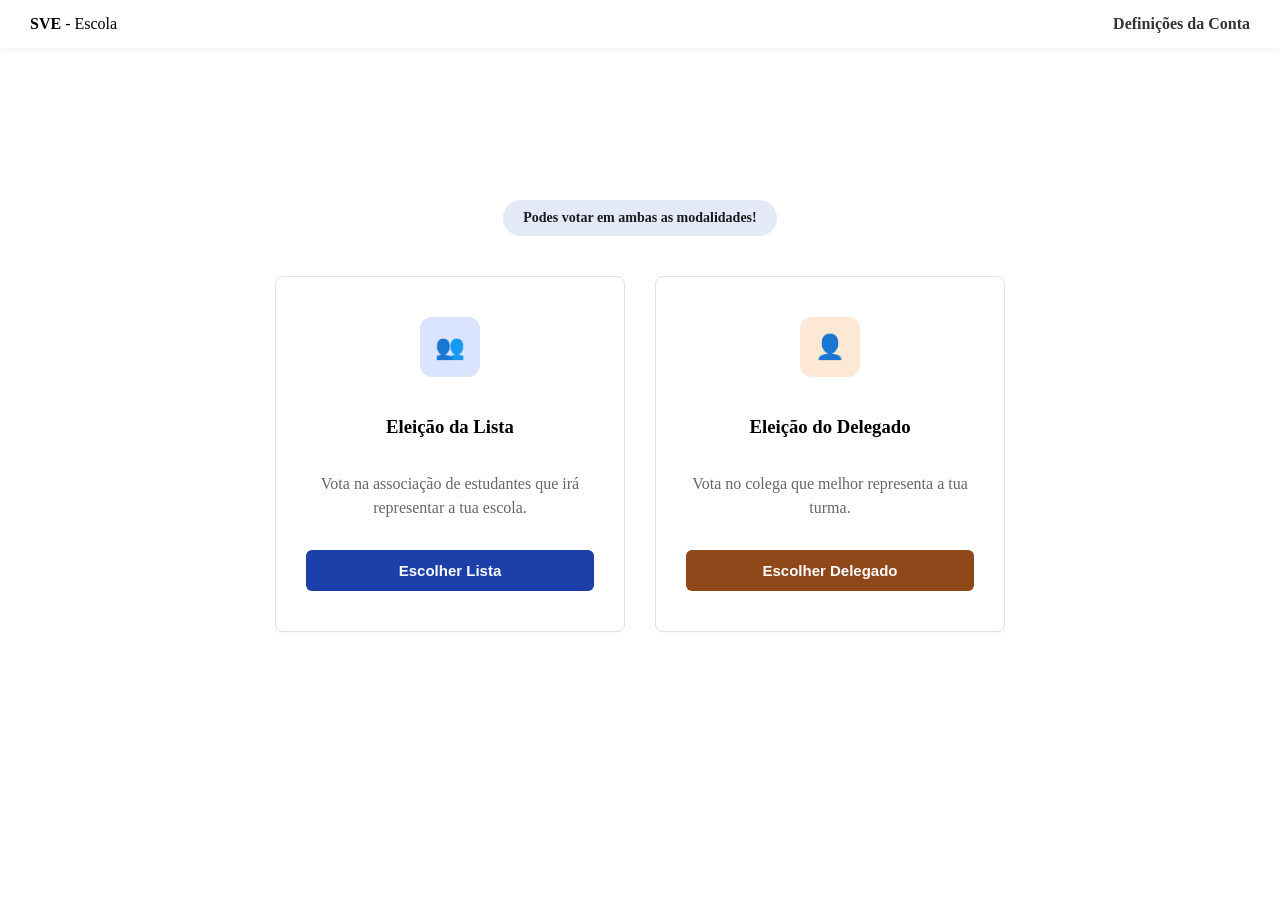
<file: landing.html>
<!DOCTYPE html>
<html lang="pt">
<head>
    <meta charset="UTF-8">
    <title>Painel de Votação - SVE</title>
    <link rel="stylesheet" href="style2.css">
</head>
<body>

    <nav class="top-bar">
        <div class="logo"><strong>SVE</strong> - Escola</div>
        <div class="conta-utilizador">
            <span>Definições da Conta</span>
        </div>
    </nav>

    <div class="container-landing">
        
        <div class="aviso-badge">
            Podes votar em ambas as modalidades!
        </div>

        <main class="cards-wrapper">
            
            <div class="card">
                <div class="icon-box icon-lista">👥</div>
                <h3>Eleição da Lista</h3>
                <p>Vota na associação de estudantes que irá representar a tua escola.</p>
                <button class="btn-escolher btn-azul">Escolher Lista</button>
            </div>

            <div class="card">
                <div class="icon-box icon-delegado">👤</div>
                <h3>Eleição do Delegado</h3>
                <p>Vota no colega que melhor representa a tua turma.</p>
                <button class="btn-escolher btn-castanho">Escolher Delegado</button>
            </div>

        </main>

    </div>
<script src="script.js"></script>
</body>
</html>
</file>
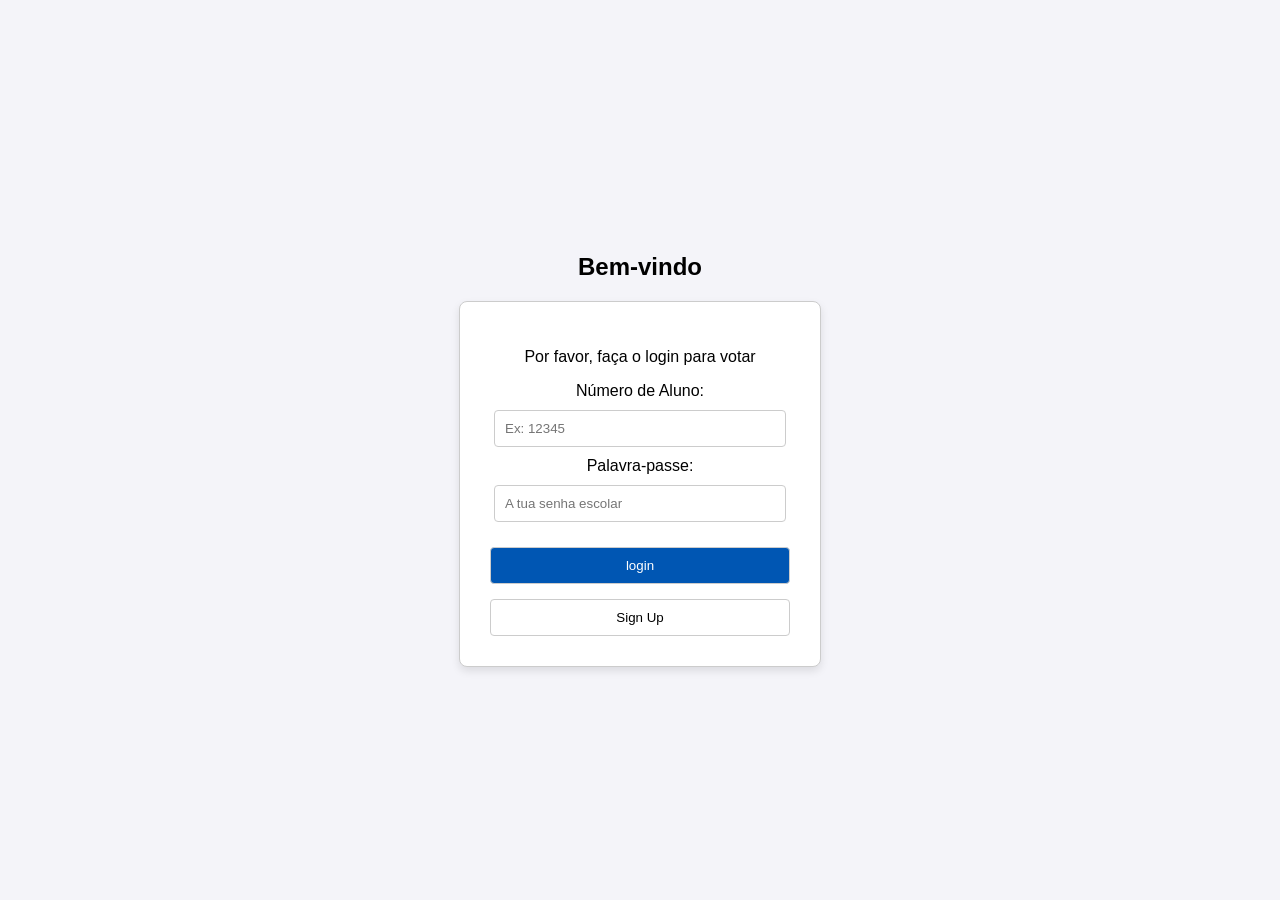
<file: login.html>
<!DOCTYPE html>
<html lang="pt">
<head>
    <meta charset="UTF-8">
    <title>Sistema de Votação Eletrónica</title>
    
    <link rel="stylesheet" href="style.css">
</head>
<body>
    <div class="container">
        <h2>Bem-vindo</h2>
        
        <div class="login-box">
            <p>Por favor, faça o login para votar</p>
            
            <form id="formLogin">
                
                <label>Número de Aluno:</label>
                <input type="text" id="numero_aluno" placeholder="Ex: 12345" required>
                
                <label>Palavra-passe:</label>
                <input id="senha" placeholder="A tua senha escolar" required>
                
                <button class="btn-login"> login </button>

                <button class="btn-signup"> Sign Up </button>
            </form>
        </div>
    </div>
    
    <script src="script.js"></script>
</body>
</html>
</file>
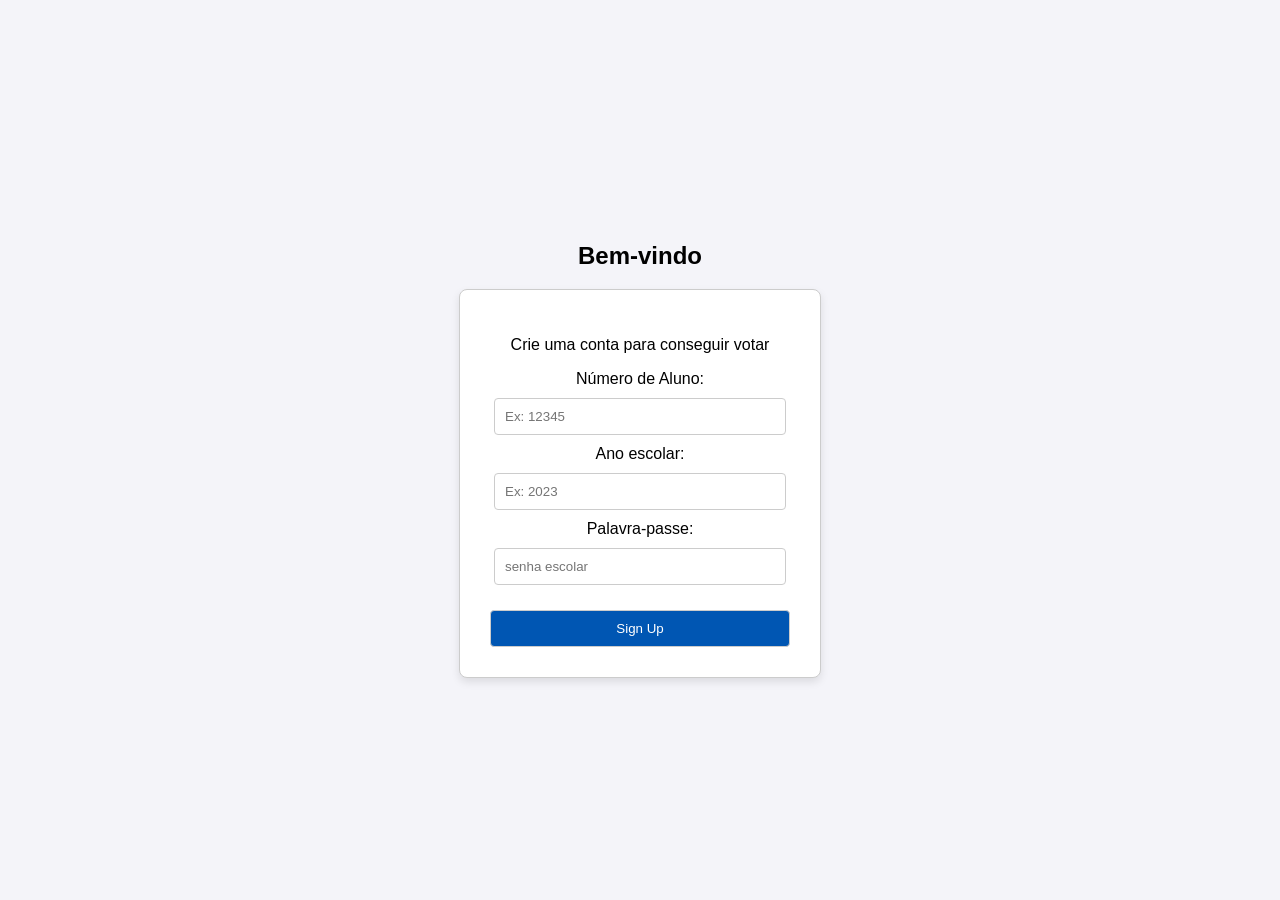
<file: signup.html>
<!DOCTYPE html>
<html lang="pt">
<head>
    <meta charset="UTF-8">
    <title>Sistema de Votação Eletrónica</title>
    <link rel="stylesheet" href="style.css">
</head>
<body>
    <div class="container">
        <h2>Bem-vindo</h2>
        
        <div class="signup-box">
            <p> Crie uma conta para conseguir votar</p>
            
            <form id="formsignup">
                
                <label>Número de Aluno:</label>
                <input type="text" id="numero_aluno" placeholder="Ex: 12345" required>

                <label>Ano escolar:</label>
                <input type="text" id="ano" placeholder="Ex: 2023" required>

                <label>Palavra-passe:</label>
                <input id="senha" placeholder="senha escolar" required>

                <button class="btn-login"> Sign Up </button>
            </form>
        </div>
    </div>
    <script src="script.js"></script>
</body>
</html>
</file>
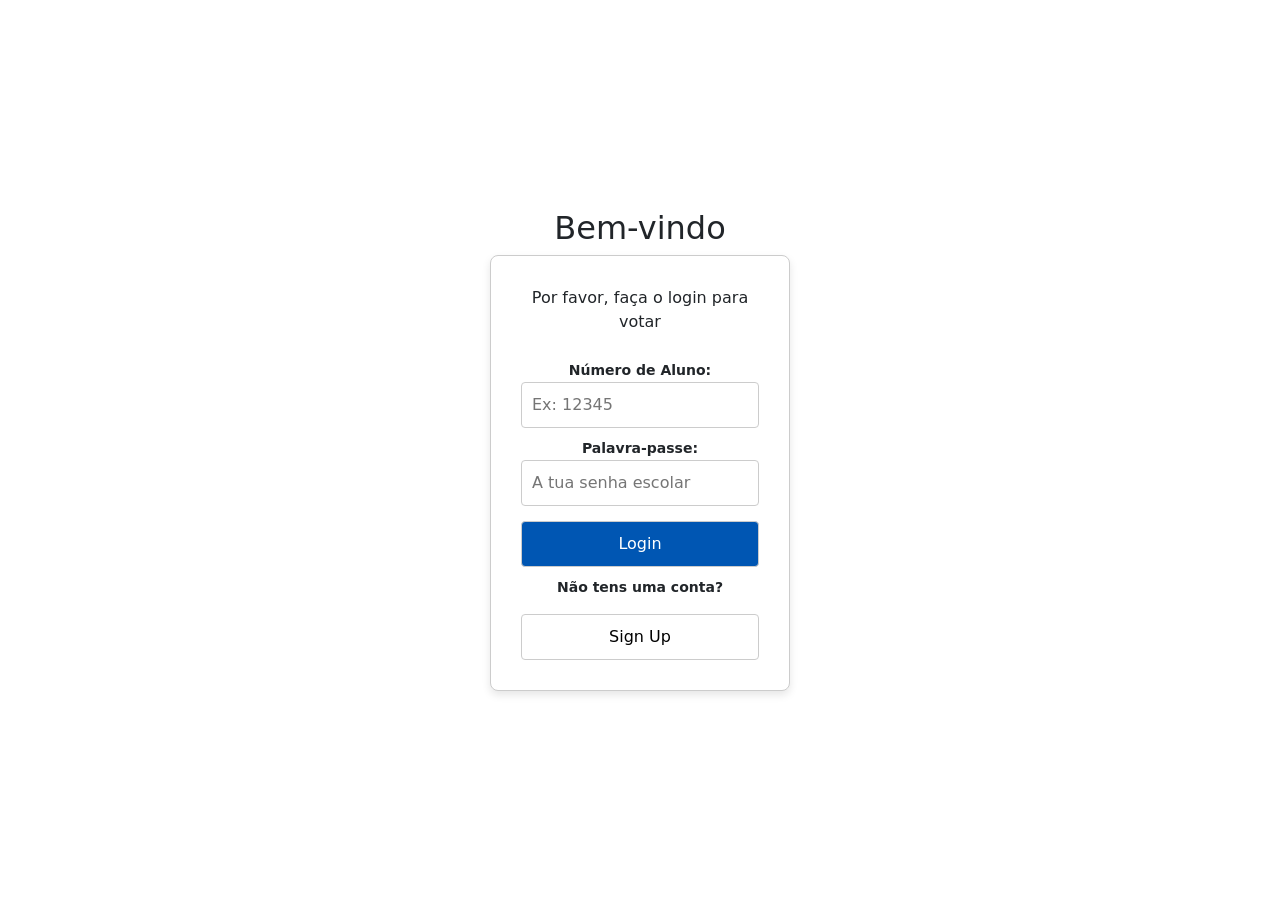
<file: frontend/html/admin.html>
<!DOCTYPE html>
<html lang="pt">
<head>
    <meta charset="UTF-8">
    <title>SVE - Administração</title>
    <link href="https://cdn.jsdelivr.net/npm/bootstrap@5.3.3/dist/css/bootstrap.min.css" rel="stylesheet">
    <link rel="stylesheet" href="https://cdn.jsdelivr.net/npm/bootstrap-icons@1.11.3/font/bootstrap-icons.css">
    <link rel="stylesheet" href="../css/navbar.css">
    <link rel="stylesheet" href="../css/admin.css">
</head>
<body>
    <div class="container p-3">
        <div class="row g-3">

            <div class="col-12">
                <div class="panel">
                    <div class="panel-header d-flex align-items-center justify-content-between">
                        <h2>Votações de Delegado</h2>
                        <button class="btn btn-sm btn-primary" onclick="abrirModalDelegado()">
                            <i class="bi bi-plus-lg"></i> Nova
                        </button>
                    </div>
                    <div id="lista-delegado" class="p-2 d-flex flex-column gap-2"></div>
                </div>
            </div>

            <div class="col-12">
                <div class="panel">
                    <div class="panel-header d-flex align-items-center justify-content-between">
                        <h2>Votações de Lista</h2>
                        <button class="btn btn-sm btn-primary" onclick="abrirModalLista()">
                            <i class="bi bi-plus-lg"></i> Nova
                        </button>
                    </div>
                    <div id="lista-lista" class="p-2 d-flex flex-column gap-2"></div>
                </div>
            </div>

        </div>
    </div>

    <!-- Modal Delegado -->
    <div class="modal fade" id="modalDelegado" tabindex="-1">
        <div class="modal-dialog">
            <div class="modal-content">
                <div class="modal-header">
                    <h5 class="modal-title">Nova Votação de Delegado</h5>
                    <button type="button" class="btn-close" data-bs-dismiss="modal"></button>
                </div>
                <div class="modal-body">
                    <div class="mb-3">
                        <label class="form-label">Título</label>
                        <input type="text" class="form-control" id="del-titulo">
                    </div>
                    <div class="mb-3">
                        <label class="form-label">Turma</label>
                        <select class="form-select" id="del-turma" onchange="carregarUtilizadoresDaTurma(this.value)"></select>
                    </div>
                    <div class="mb-3">
                        <label class="form-label">Candidatos</label>
                        <div id="del-candidatos">
                            <p class="text-muted small">Selecione uma turma primeiro.</p>
                        </div>
                    </div>
                    <div class="mb-3">
                        <label class="form-label">Data de início</label>
                        <input type="datetime-local" class="form-control" id="del-start">
                    </div>
                    <div class="mb-3">
                        <label class="form-label">Data de fim</label>
                        <input type="datetime-local" class="form-control" id="del-end">
                    </div>
                </div>
                <div class="modal-footer">
                    <button class="btn btn-secondary" data-bs-dismiss="modal">Cancelar</button>
                    <button class="btn btn-primary" onclick="criarDelegado()">Criar</button>
                </div>
            </div>
        </div>
    </div>

    <!-- Modal Lista -->
    <div class="modal fade" id="modalLista" tabindex="-1">
        <div class="modal-dialog">
            <div class="modal-content">
                <div class="modal-header">
                    <h5 class="modal-title">Nova Votação de Lista</h5>
                    <button type="button" class="btn-close" data-bs-dismiss="modal"></button>
                </div>
                <div class="modal-body">
                    <div class="mb-3">
                        <label class="form-label">Título</label>
                        <input type="text" class="form-control" id="lista-titulo">
                    </div>
                    <div class="mb-3">
                        <label class="form-label">Candidatos</label>
                        <div id="lista-candidatos" class="d-flex flex-column gap-1"></div>
                        <button type="button" class="btn btn-sm btn-outline-secondary mt-2" onclick="addCandidatoLista()">
                            <i class="bi bi-plus"></i> Adicionar candidato
                        </button>
                    </div>
                    <div class="mb-3">
                        <label class="form-label">Data de início</label>
                        <input type="datetime-local" class="form-control" id="lista-start">
                    </div>
                    <div class="mb-3">
                        <label class="form-label">Data de fim</label>
                        <input type="datetime-local" class="form-control" id="lista-end">
                    </div>
                </div>
                <div class="modal-footer">  <!-- ✅ this was missing -->
                    <button class="btn btn-secondary" data-bs-dismiss="modal">Cancelar</button>
                    <button class="btn btn-primary" onclick="criarLista()">Criar</button>
                </div>
            </div>
        </div>
    </div>

    <script src="https://cdn.jsdelivr.net/npm/bootstrap@5.3.3/dist/js/bootstrap.bundle.min.js"></script>
    <script src="../js/config.js"></script>
    <script src="../js/navbar.js"></script>
    <script src="../js/admin.js"></script>
</body>
</html>
</file>
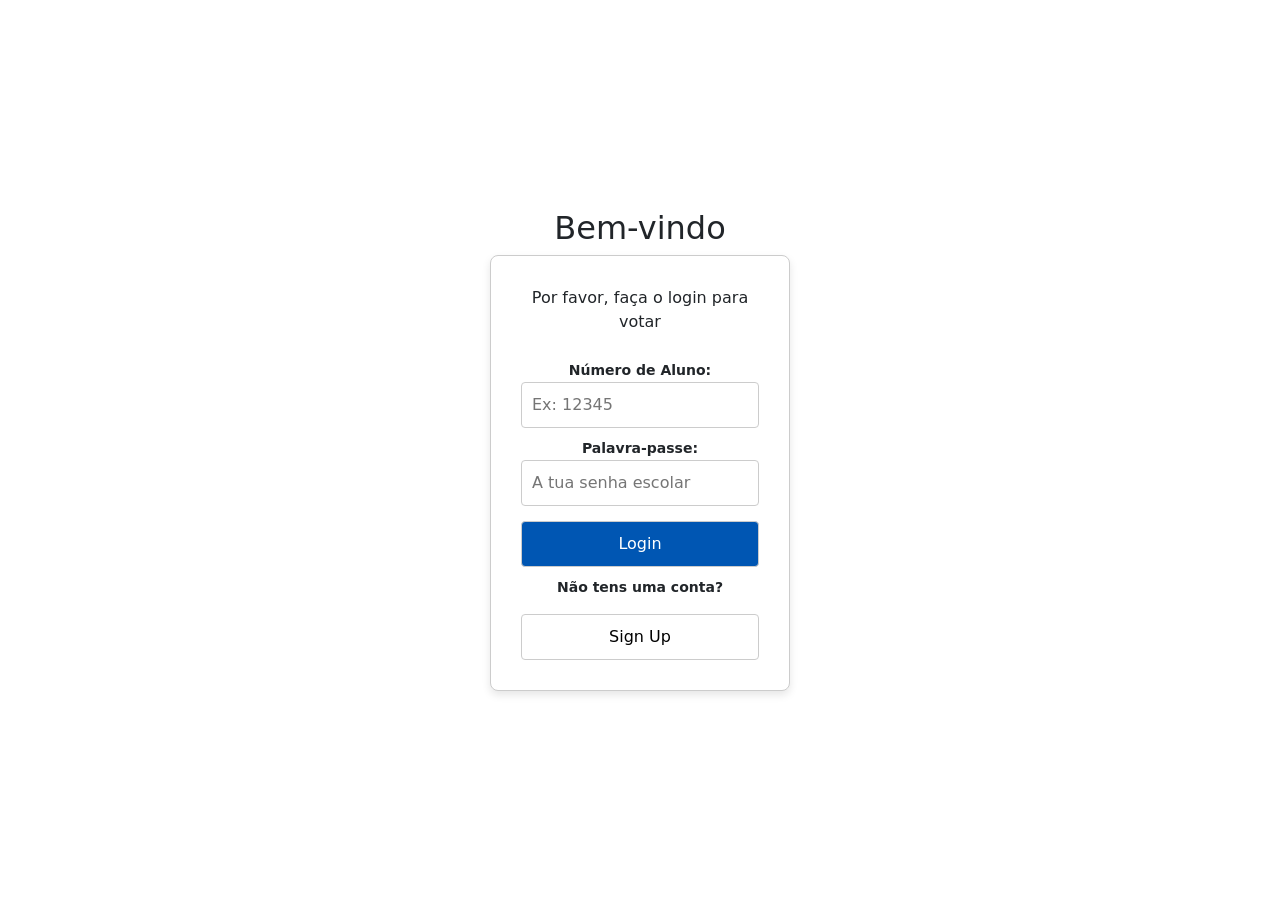
<file: frontend/html/landing.html>
<!DOCTYPE html>
<html lang="pt">
<head>
    <meta charset="UTF-8">
    <title>Painel de Votação - SVE</title>
    <link href="https://cdn.jsdelivr.net/npm/bootstrap@5.3.3/dist/css/bootstrap.min.css" rel="stylesheet">
    <link rel="stylesheet" href="https://cdn.jsdelivr.net/npm/bootstrap-icons@1.11.3/font/bootstrap-icons.css">
    <link rel="stylesheet" href="../css/landing.css">
    <link rel="stylesheet" href="../css/navbar.css">
</head>
<body>

    <div class="container-fluid p-3">
        <div class="row g-3">

            <div class="col-md-6">
                <div class="panel h-100">
                    <div class="panel-header ativa">
                        <h2>Eleições ativas</h2>
                    </div>
                    <div class="votacoes_ativas p-2 d-flex flex-column gap-2"></div>
                </div>
            </div>

            <div class="col-md-6">
                <div class="panel h-100">
                    <div class="panel-header completa">
                        <h2>Eleições encerradas</h2>
                    </div>
                    <div class="votacoes_completas p-2 d-flex flex-column gap-2"></div>
                </div>
            </div>

        </div>
    </div>

    <script src="https://cdn.jsdelivr.net/npm/bootstrap@5.3.3/dist/js/bootstrap.bundle.min.js"></script>
    <script src="../js/config.js"></script>
    <script src="../js/navbar.js"></script>
    <script src="../js/landing.js"></script>
    
</body>
</html>
</file>
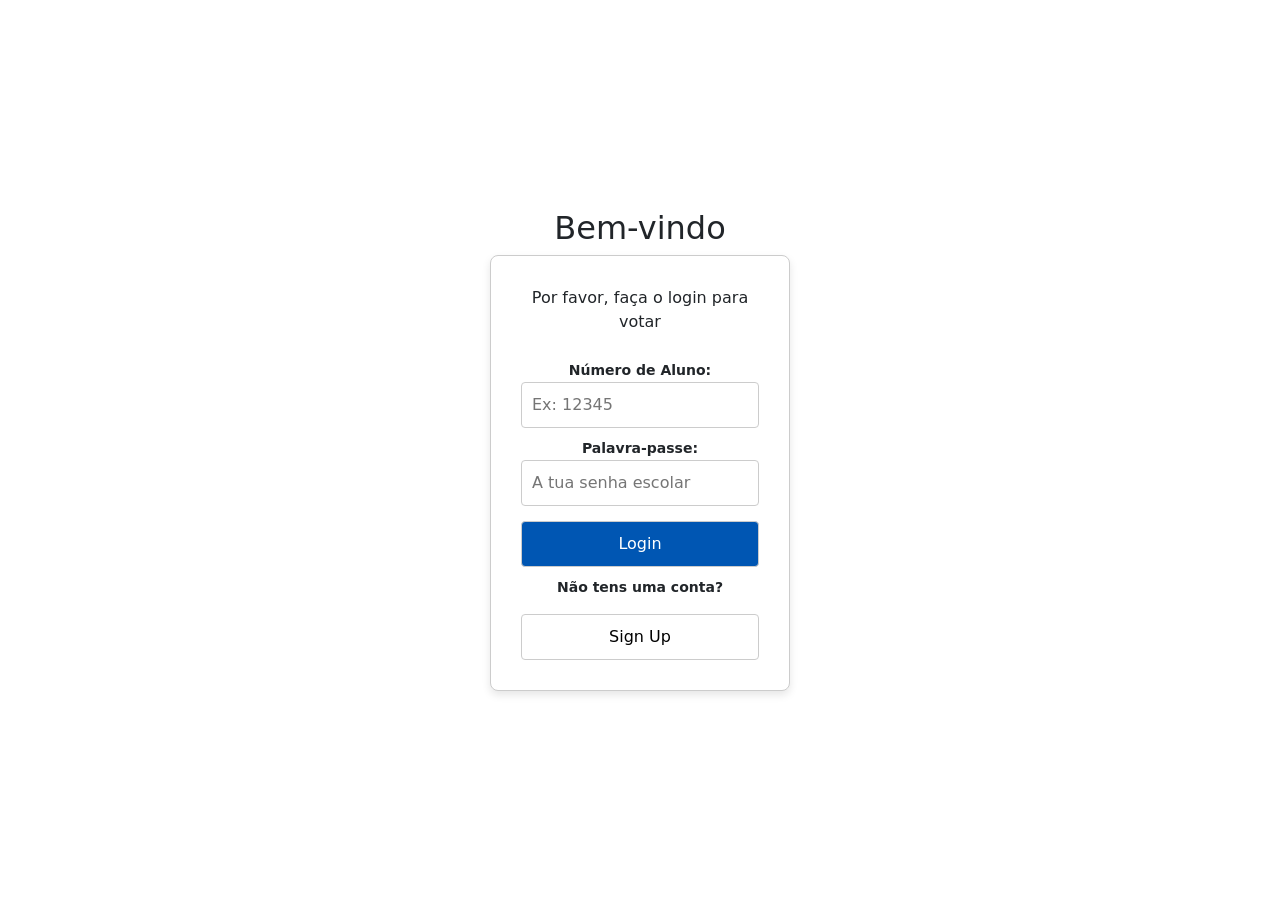
<file: frontend/html/login.html>
<!DOCTYPE html>
<html lang="pt">
<head>
    <meta charset="UTF-8">
    <title>Sistema de Votação Eletrónica</title>
    
    <link rel="stylesheet" href="../css/login_signup.css">
    <link href="https://cdn.jsdelivr.net/npm/bootstrap@5.3.3/dist/css/bootstrap.min.css" rel="stylesheet">
    <link rel="stylesheet" href="https://cdn.jsdelivr.net/npm/bootstrap-icons@1.11.3/font/bootstrap-icons.css">
    <link rel="stylesheet" href="../css/navbar.css">
</head>


<body>
    <div class="container">
        <h2>Bem-vindo</h2>
        
        <div class="login-box">
            <p>Por favor, faça o login para votar</p>
            
            <form id="formLogin">
                
                <label>Número de Aluno:</label>
                <input type="text" id="aluno" placeholder="Ex: 12345" required>

                <label>Palavra-passe:</label>
                <input type="password" id="senha" placeholder="A tua senha escolar" required>

                <button type="submit" id="loginBtn" class="confirm_auth"> Login </button>

                <label>Não tens uma conta?</label>
                <button type="button" id="signupRedirectBtn" class="redirect_auth" onclick="window.location.href='signup.html'">Sign Up</button>
            </form>
        </div>
    </div>

    <script src="https://cdn.jsdelivr.net/npm/bootstrap@5.3.3/dist/js/bootstrap.bundle.min.js"></script>
    <script src="../js/config.js"></script>
    <script src="../js/navbar.js"></script>
    <script src="../js/login.js"></script>

</body>
</html>
</file>
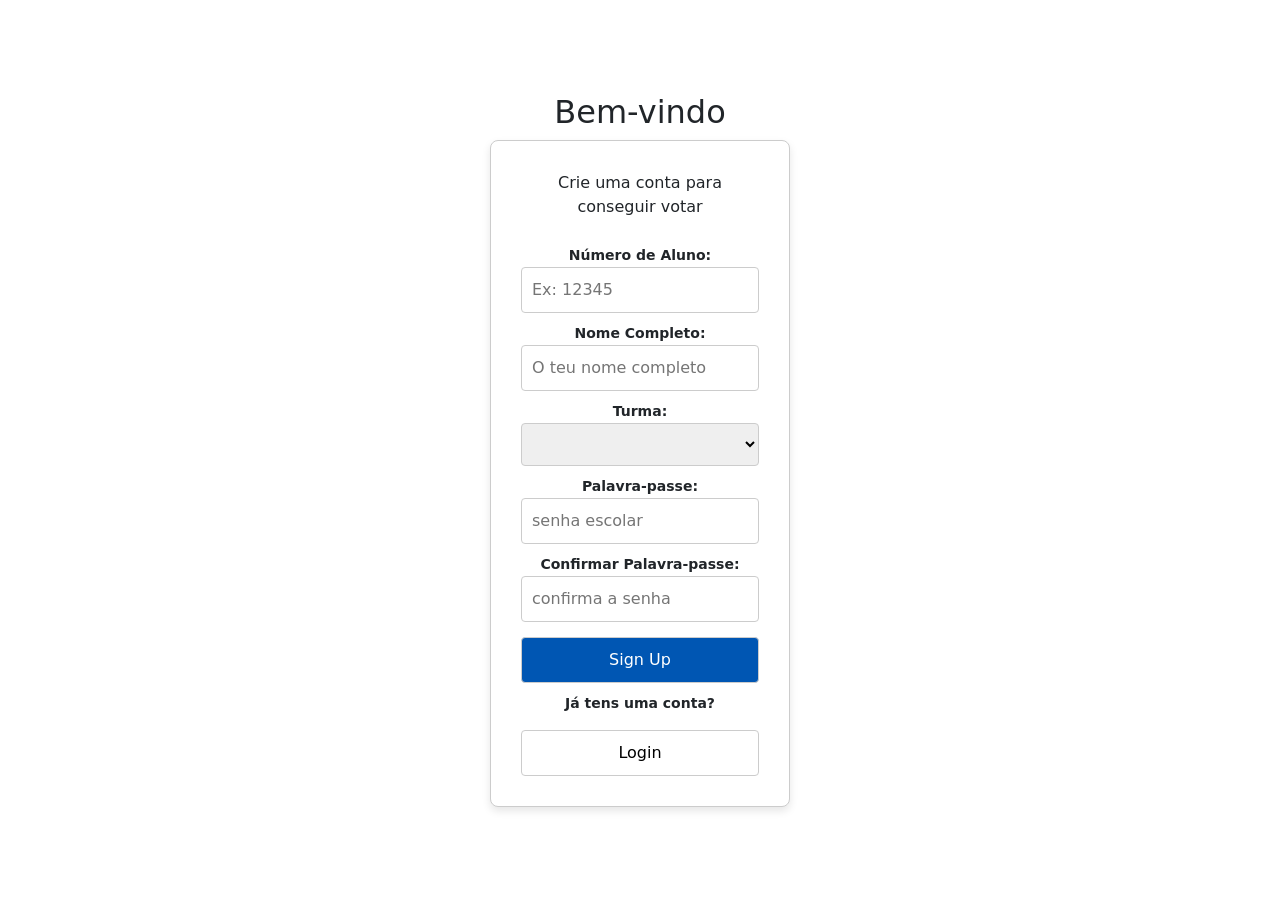
<file: frontend/html/signup.html>
<!DOCTYPE html>
<html lang="pt">
<head>
    <meta charset="UTF-8">
    <title>Sistema de Votação Eletrónica</title>
    <link rel="stylesheet" href="../css/login_signup.css">
    <link href="https://cdn.jsdelivr.net/npm/bootstrap@5.3.3/dist/css/bootstrap.min.css" rel="stylesheet">
    <link rel="stylesheet" href="../css/navbar.css">
</head>

<body>
    <div class="container">
        <h2>Bem-vindo</h2>
        
        <div class="signup-box">
            <p> Crie uma conta para conseguir votar</p>
            
            <form id="formsignup">
                
                <label>Número de Aluno:</label>
                <input type="text" id="numero_aluno_input" placeholder="Ex: 12345" required>

                <label>Nome Completo:</label>
                <input type="text" id="nome_input" placeholder="O teu nome completo" required>

                <label>Turma:</label>
                <select id="turma_select" required>
        
                </select>

                <label>Palavra-passe:</label>
                <input type="password" id="senha_input" placeholder="senha escolar" required>

                <label>Confirmar Palavra-passe:</label>
                <input type="password" id="confirmar_senha_input" placeholder="confirma a senha" required>

                <button type="submit" id="signupBtn" class="confirm_auth"> Sign Up </button>
                <label>Já tens uma conta?</label>
                <button type="button" id="loginRedirectBtn" class="redirect_auth" onclick="window.location.href='login.html'">Login</button>
                
            </form>
        </div>
    </div>

    <script src="https://cdn.jsdelivr.net/npm/bootstrap@5.3.3/dist/js/bootstrap.bundle.min.js"></script>
    <script src="../js/config.js"></script>
    <script src="../js/navbar.js"></script>
    <script src="../js/signup.js"></script>
</body>
</html>
</file>
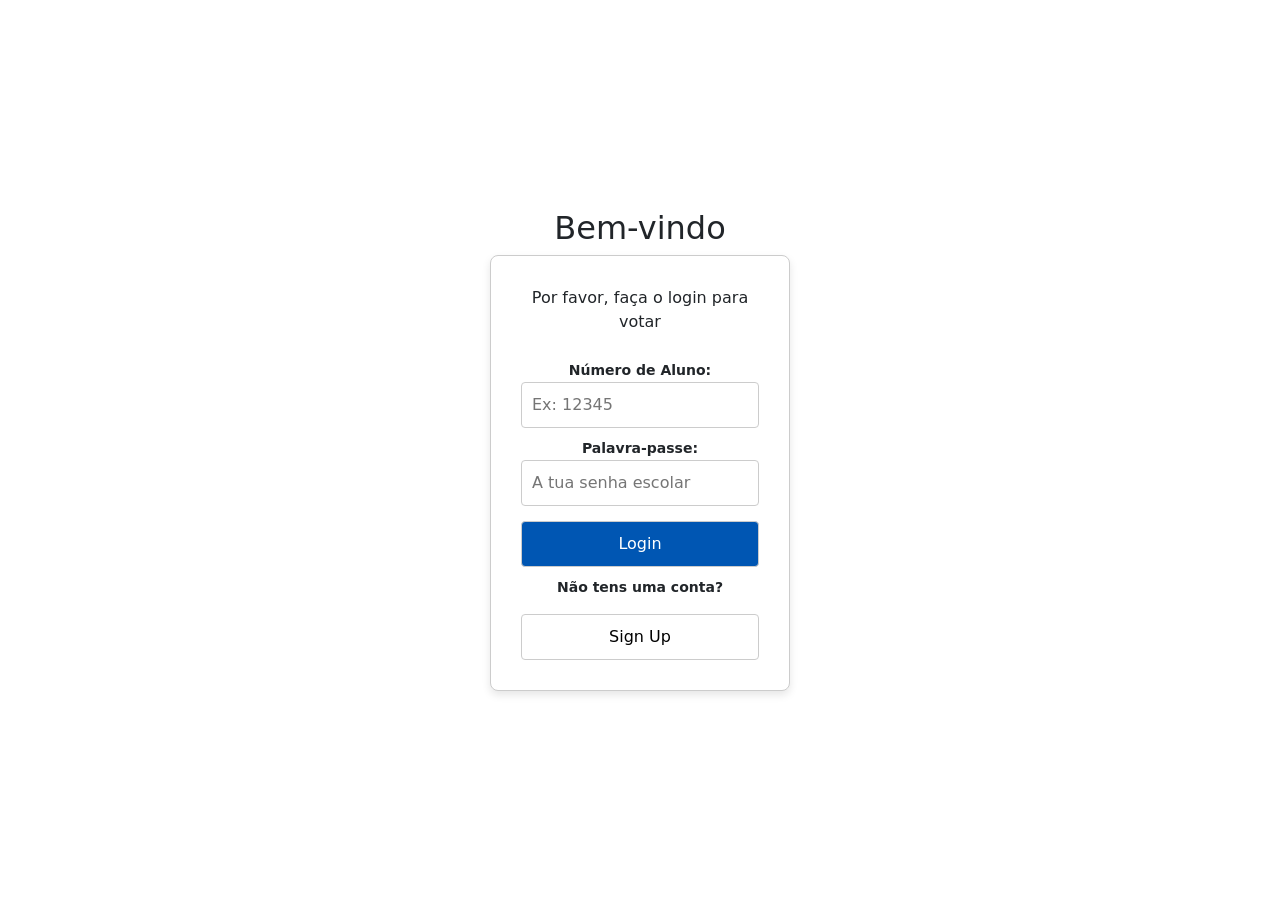
<file: frontend/html/votacao.html>
<!DOCTYPE html>
<html lang="pt">
<head>
    <meta charset="UTF-8">
    <title>SVE - Votação</title>
    <link href="https://cdn.jsdelivr.net/npm/bootstrap@5.3.3/dist/css/bootstrap.min.css" rel="stylesheet">
    <link rel="stylesheet" href="https://cdn.jsdelivr.net/npm/bootstrap-icons@1.11.3/font/bootstrap-icons.css">
    <link rel="stylesheet" href="../css/votacao.css">
    <link rel="stylesheet" href="../css/navbar.css">
</head>
<body>
    <div class="page-wrapper">

        <div id="view-votacao">
            <div class="header-card">
                <div class="d-flex align-items-center justify-content-between mb-2">
                    <span id="tipo-badge" class="tipo-badge"></span>
                    <span id="end-date" class="text-muted small"></span>
                </div>
                <h2 id="titulo-eleicao" class="titulo">A carregar...</h2>
                <div class="meta"><i class="ti ti-users"></i> <span id="num-candidatos"></span></div>
            </div>

            <p class="section-label">Selecione um candidato</p>

            <div id="lista-opcoes"></div>

            <div class="btn-row">
                <button class="btn-cancelar" onclick="window.location.href='landing.html'">Cancelar</button>
                <button id="btn-votar" class="btn-votar" disabled>Confirmar voto</button>
            </div>
        </div>

        <div id="view-resultados" style="display:none">
            <div class="header-card">
                <div class="d-flex align-items-center justify-content-between mb-2">
                    <span id="tipo-badge-res" class="tipo-badge"></span>
                    <span class="encerrada-badge">Encerrada</span>
                </div>
                <h2 id="titulo-resultados" class="titulo"></h2>
                <div class="meta"><i class="ti ti-chart-bar"></i> <span id="total-votos"></span></div>
            </div>
            <div id="motivo-banner" class="motivo-banner" style="display:none"></div>
            <p class="section-label">Resultados</p>
            <div id="lista-resultados"></div>

            <div class="btn-row">
                <button class="btn-cancelar" onclick="window.location.href='landing.html'">Voltar</button>
            </div>
        </div>

    </div>

    <script src="https://cdn.jsdelivr.net/npm/bootstrap@5.3.3/dist/js/bootstrap.bundle.min.js"></script>
    <script src="../js/config.js"></script>
    <script src="../js/navbar.js"></script>
    <script src="../js/votacao.js"></script>
</body>
</html>
</file>
<file: style2.css>
.top-bar {
    position: absolute;
    top: 0;
    left: 0;
    width: 100%;
    background-color: white;
    padding: 15px 30px;
    box-sizing: border-box; 
    display: flex;
    justify-content: space-between; 
    align-items: center;
    box-shadow: 0 2px 5px rgba(0,0,0,0.05);
}

.conta-utilizador {
    cursor: pointer;
    font-weight: bold;
    color: #333;
}

.container-landing {
    display: flex;
    flex-direction: column;
    align-items: center;
    margin: 200px;
}

.aviso-badge {
    background-color: #e4e9f7;
    color: #1a1a1a;
    padding: 10px 20px;
    border-radius: 20px;
    font-weight: bold;
    font-size: 14px;
    margin-bottom: 40px;
}

.cards-wrapper {
    display: flex;
    gap: 30px;
    justify-content: center;
}

.card {
    background-color: white;
    border: 1px solid #e0e0e0;
    border-radius: 8px;
    padding: 40px 30px;
    width: 350px;
    box-sizing: border-box;
    display: flex;
    flex-direction: column;
    align-items: center;
    text-align: center;
    box-shadow: 0 4px 10px rgba(0,0,0,0.02);
}

.card p {
    color: #666;
    margin-bottom: 30px;
    line-height: 1.5;
}

.icon-box {
    width: 60px;
    height: 60px;
    border-radius: 12px;
    display: flex;
    justify-content: center;
    align-items: center;
    font-size: 24px;
    margin-bottom: 20px;
}

.icon-lista {
    background-color: #dbe4ff;
    color: #1a46b5;
}

.icon-delegado {
    background-color: #fce8d5;
    color: #985023;
}

.btn-escolher {
    padding: 12px;
    width: 100%;
    border: none;
    border-radius: 6px;
    font-weight: bold;
    color: white;
    cursor: pointer;
    font-size: 15px;
    margin-top: auto;
}

.btn-azul {
    background-color: #1c3faa;
}

.btn-azul:hover {
    background-color: #153085;
}

.btn-castanho {
    background-color: #90481b;
}

.btn-castanho:hover {
    background-color: #703714;
}
</file>
<file: style.css>
body { 
    font-family: Arial, sans-serif; 
    background-color: #f4f4f9; 
    text-align: center; 
    margin: 0px; 
    height: 100vh;
    display: flex;
    justify-content: center;
    align-items: center;
}
.container {
    text-align: center;
}
.login-box , .signup-box { 
    background-color: white; 
    border: 1px solid #ccc; 
    padding: 30px; 
    width: 300px; 
    margin: 0 auto; 
    border-radius: 8px; 
    box-shadow: 0 4px 8px rgba(0,0,0,0.1);
}

input { 
    margin: 10px 0; 
    padding: 10px; 
    width: 90%; 
    border: 1px solid #ccc;
    border-radius: 4px;
}

.btn-login{  
    padding: 10px 20px; 
    background-color: #0056b3; 
    color: white; 
    border: 1px solid #ccc; 
    border-radius: 4px;
    cursor: pointer; 
    width: 100%;
    margin-top: 15px;
}
.btn-signup{  
    padding: 10px 20px; 
    background-color: #ffffff; 
    color: rgb(0, 0, 0); 
    border: 1px solid #ccc; 
    border-radius: 4px;
    cursor: pointer; 
    width: 100%;
    margin-top: 15px;
}
.btn-login:hover {
    background-color: #004494;
}

.btn-signup:hover {
    background-color: #79b7ff;
}
</file>
<file: frontend/css/navbar.css>
/* Navbar custom styles */
.navbar-user-name {
    font-weight: 500;
    color: #333;
}

.navbar-brand {
    color: #0d6efd !important;
    font-size: 1.3rem;
}
</file>
<file: frontend/css/admin.css>
.panel {
    background: white;
    border: 1px solid #e0e0e0;
    border-radius: 12px;
    overflow: hidden;
    margin-bottom: 16px;
}
.panel-header {
    padding: 12px 16px;
    border-bottom: 1px solid #e0e0e0;
}
.panel-header h2 { font-size: 14px; font-weight: 500; margin: 0; }
.votacao-item {
    border: 1px solid #e0e0e0;
    border-radius: 8px;
    padding: 12px 14px;
}
</file>
<file: frontend/css/landing.css>
.panel {
    background: white;
    border: 1px solid #e0e0e0;
    border-radius: 10px;
    overflow: hidden;
}

.panel-header {
    padding: 12px 16px;
    border-bottom: 1px solid #e0e0e0;
    display: flex;
    align-items: center;
    gap: 8px;
}

.panel-header h2 {
    font-size: 14px;
    font-weight: 500;
    margin: 0;
}

.panel-header.ativa { border-left: 8px solid #198754; }
.panel-header.completa { border-left: 8px solid #aaa; }

.votacao-item {
    border: 1px solid #e0e0e0;
    border-radius: 8px;
    padding: 12px 14px;
}

.votacao-item h3 { font-size: 13px; font-weight: 500; margin-bottom: 4px; }
.votacao-item p  { font-size: 12px; color: #888; margin-bottom: 10px; }

.btn-eleicao {
    width: 100%;
    padding: 8px;
    border: none;
    border-radius: 6px;
    font-size: 12px;
    font-weight: 500;
    cursor: pointer;
    color: white;
    background-color: #1c3faa;
}

.btn-eleicao:hover { background-color: #153085; }

.btn-eleicao:disabled {
    background-color: #f0f0f0;
    color: #999;
    border: 1px solid #e0e0e0;
    cursor: default;
}
</file>
<file: frontend/css/login_signup.css>
body { 
    font-family: Arial, sans-serif; 
    background-color: #f4f4f9; 
    text-align: center; 
    margin: 0; 
    height: 100vh;
    display: flex;
    justify-content: center;
    align-items: center;
}

.container {
    text-align: center;
}

.login-box, .signup-box { 
    background-color: white; 
    border: 1px solid #ccc; 
    padding: 30px; 
    width: 300px; 
    margin: 0 auto; 
    border-radius: 8px; 
    box-shadow: 0 4px 8px rgba(0,0,0,0.1);
    box-sizing: border-box; 
}


input, select { 
    margin: 10px 0; 
    padding: 10px; 
    width: 100%;
    box-sizing: border-box; 
    border: 1px solid #ccc;
    border-radius: 4px;
    display: block;   
}

.confirm_auth  {  
    padding: 10px 20px; 
    background-color: #0056b3; 
    color: white; 
    border: 1px solid #ccc; 
    border-radius: 4px;
    cursor: pointer; 
    width: 100%;
    margin-top: 15px;
}

.redirect_auth  {  
    padding: 10px 20px; 
    background-color: #ffffff; 
    color: black; 
    border: 1px solid #ccc; 
    border-radius: 4px;
    cursor: pointer; 
    width: 100%;
    margin-top: 15px;
}

.confirm_auth:hover { background-color: #004494; }
.redirect_auth:hover { background-color: #e0e0e0; }


label {
    display: block;
    text-align: left;
    margin-top: 10px;
    font-size: 14px;
    font-weight: bold;
}
</file>
<file: frontend/css/votacao.css>
* { box-sizing: border-box; margin: 0; padding: 0; }
body { background: #f5f5f3; font-family: sans-serif; }

.page-wrapper { max-width: 600px; margin: 0 auto; padding: 16px; }

.header-card {
    background: white;
    border: 1px solid #e0e0e0;
    border-radius: 12px;
    padding: 16px 20px;
    margin-bottom: 16px;
}

.titulo { font-size: 18px; font-weight: 500; margin-bottom: 6px; color: #111; }
.meta { font-size: 13px; color: #888; display: flex; align-items: center; gap: 6px; }
.section-label { font-size: 11px; color: #aaa; text-transform: uppercase; letter-spacing: 0.05em; margin-bottom: 10px; }

.tipo-badge { font-size: 11px; padding: 3px 10px; border-radius: 20px; background: #E6F1FB; color: #0C447C; }
.tipo-badge.delegado { background: #FAEEDA; color: #633806; }
.encerrada-badge { font-size: 11px; padding: 2px 8px; border-radius: 20px; background: #E1F5EE; color: #085041; }

.candidato-card {
    background: white;
    border: 1px solid #e0e0e0;
    border-radius: 12px;
    padding: 14px 16px;
    margin-bottom: 10px;
    cursor: pointer;
    transition: border-color 0.15s;
}
.candidato-card:hover { border-color: #378ADD; }
.candidato-card.selected { border: 2px solid #185FA5; background: #E6F1FB; }
.candidato-card.winner { border: 2px solid #0F6E56; background: #E1F5EE; cursor: default; }

.candidato-top { display: flex; align-items: center; gap: 12px; margin-bottom: 6px; }
.avatar {
    width: 38px; height: 38px; border-radius: 50%;
    background: #E6F1FB; color: #0C447C;
    display: flex; align-items: center; justify-content: center;
    font-size: 13px; font-weight: 500; flex-shrink: 0;
}
.avatar.winner { background: #E1F5EE; color: #085041; }
.candidato-nome { font-size: 14px; font-weight: 500; color: #111; }
.candidato-desc { font-size: 13px; color: #888; line-height: 1.5; margin-left: 50px; }
.winner-badge { font-size: 11px; padding: 2px 8px; border-radius: 20px; background: #E1F5EE; color: #085041; margin-left: auto; }

.votos-row { display: flex; align-items: center; gap: 8px; margin-top: 10px; margin-left: 50px; }
.votos-bar-bg { flex: 1; height: 6px; background: #f0f0f0; border-radius: 3px; overflow: hidden; }
.votos-bar { height: 100%; border-radius: 3px; background: #378ADD; }
.votos-bar.winner { background: #1D9E75; }
.votos-count { font-size: 12px; color: #888; min-width: 50px; text-align: right; }

.btn-row { display: flex; gap: 10px; margin-top: 16px; }
.btn-cancelar {
    flex: 1; padding: 10px;
    border: 1px solid #ddd; border-radius: 8px;
    background: white; color: #333; font-size: 14px; cursor: pointer;
}
.btn-votar {
    flex: 2; padding: 10px; border: none; border-radius: 8px;
    background: #1c3faa; color: white; font-size: 14px; font-weight: 500; cursor: pointer;
}
.btn-votar:disabled { background: #e0e0e0; color: #aaa; cursor: default; }

.motivo-banner {
    padding: 10px 16px;
    border-radius: 8px;
    font-size: 13px;
    margin-bottom: 12px;
    display: flex;
    align-items: center;
    gap: 8px;
}
.motivo-banner.ja-votou { background: #E6F1FB; color: #0C447C; }
.motivo-banner.turma-errada { background: #FAEEDA; color: #633806; }
.motivo-banner.encerrada { background: #E1F5EE; color: #085041; }
</file>
